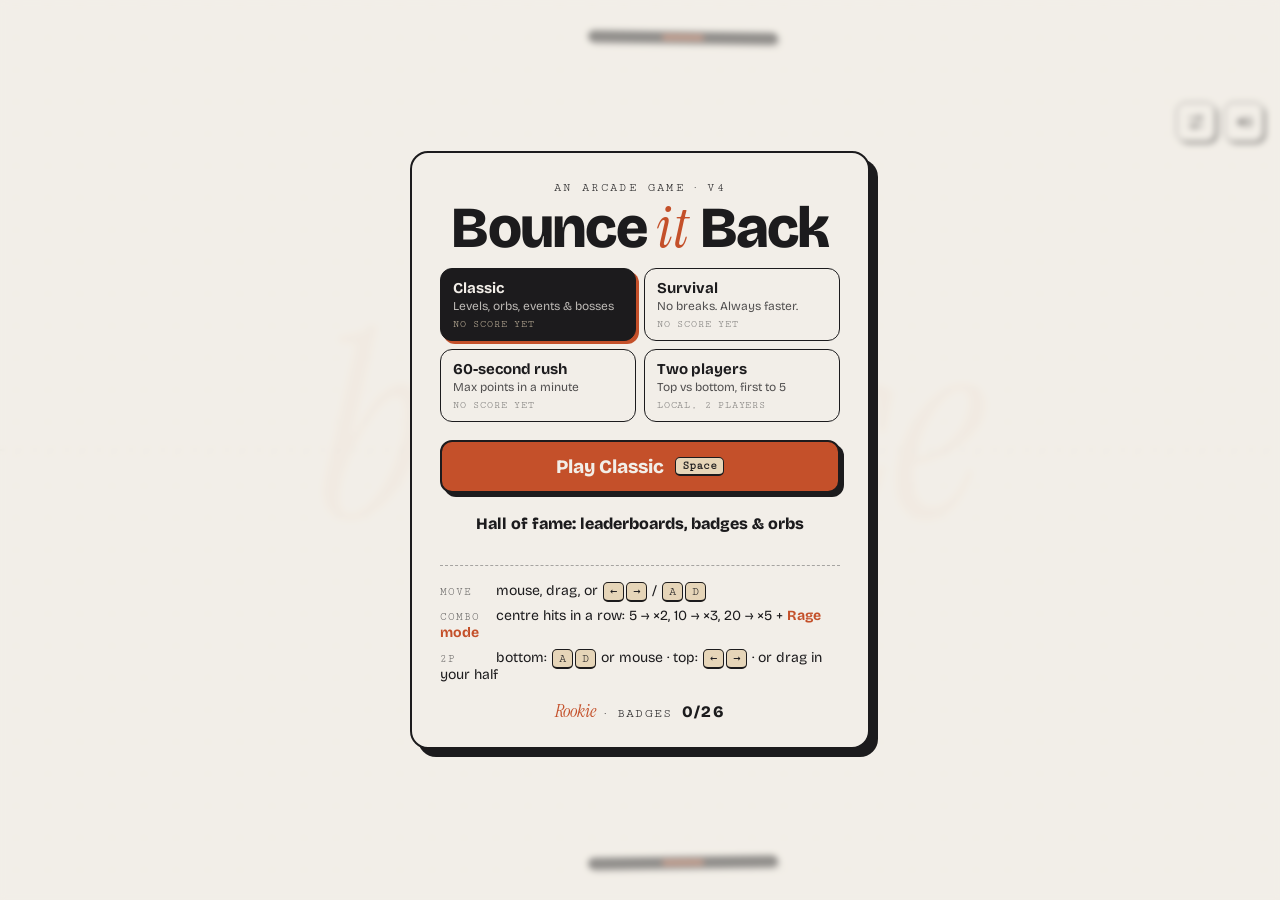
<file: bounce it back/index.html>
<!DOCTYPE html>
<html lang="en">
<head>
  <meta charset="UTF-8">
  <meta name="viewport" content="width=device-width, initial-scale=1.0, viewport-fit=cover">
  <title>Bounce it Back</title>
  <meta name="description" content="Bounce it Back: keep the ball alive between two mirrored paddles. Combos, Rage mode, bosses, four game modes. A canvas arcade game by Riya Ann Varghese.">
  <meta name="theme-color" content="#f2eee8">
  <link rel="icon" href="data:image/svg+xml,%3Csvg xmlns='http://www.w3.org/2000/svg' viewBox='0 0 32 32'%3E%3Crect width='32' height='32' rx='6' fill='%231c1b1d'/%3E%3Crect x='7' y='5' width='18' height='3' rx='1.5' fill='%23f2eee8'/%3E%3Crect x='7' y='24' width='18' height='3' rx='1.5' fill='%23f2eee8'/%3E%3Ccircle cx='16' cy='16' r='4' fill='%23c4502a'/%3E%3C/svg%3E">
  <link rel="preconnect" href="https://fonts.googleapis.com">
  <link rel="preconnect" href="https://fonts.gstatic.com" crossorigin>
  <link href="https://fonts.googleapis.com/css2?family=Bricolage+Grotesque:opsz,wght@12..96,400;12..96,600;12..96,800&family=Cutive+Mono&family=Instrument+Serif:ital@0;1&display=swap" rel="stylesheet">
  <link rel="stylesheet" href="css/style.css">
</head>
<body>
  <canvas id="game" aria-label="Bounce it Back game area"></canvas>

  <!-- Heads-up display -->
  <div class="hud" id="hud" hidden>
    <div class="hud-left">
      <div class="stat" id="s1"><span class="label" id="s1-label">Score</span><span class="value" id="s1-value">0</span></div>
      <div class="stat" id="s2"><span class="label" id="s2-label">Level</span><span class="value" id="s2-value">1</span></div>
      <div class="stat" id="s3"><span class="label" id="s3-label">Speed</span><span class="value" id="s3-value">1.0×</span></div>
      <div class="combo" id="hud-combo" data-tier="0" hidden><b id="hud-mult">×1</b><small id="hud-streak">0 perfect</small><i></i></div>
    </div>
    <div class="hud-right">
      <div class="stat best"><span class="label" id="hud-best-label">Best</span><span class="value" id="hud-best">0</span></div>
      <div class="stat ghost" id="hud-ghost" hidden title="Compared with your best run at this moment"><span class="label">vs PB</span><span class="value" id="hud-ghost-value">+0</span></div>
    </div>
  </div>

  <div class="powers" id="powers" aria-live="polite">
    <div class="chip" data-power="rage" hidden><span>Rage</span><i></i></div>
    <div class="chip" data-power="shield" hidden><span>Shield</span><i></i></div>
    <div class="chip" data-power="wide" hidden><span>Wide</span><i></i></div>
    <div class="chip" data-power="slow" hidden><span>Slow-mo</span><i></i></div>
    <div class="chip" data-power="magnet" hidden><span>Magnet</span><i></i></div>
    <div class="chip" data-power="double" hidden><span>Double</span><i></i></div>
    <div class="chip" data-power="shrink" hidden><span>Shrunk!</span><i></i></div>
  </div>

  <div class="event-banner" id="event-banner" hidden aria-live="polite">
    <small id="event-kicker">Event incoming</small>
    <b id="event-name">Gravity shift</b>
    <span id="event-desc">The ball curves sideways</span>
    <i></i>
  </div>

  <div class="boss-bar" id="boss-bar" hidden>
    <small>Boss</small><b id="boss-name">Big Blob</b><i></i>
  </div>

  <div class="controls">
    <button class="icon-btn" id="btn-pause" type="button" aria-label="Pause (P)" title="Pause (P)" hidden>
      <svg viewBox="0 0 24 24" aria-hidden="true"><rect x="6" y="5" width="4" height="14" rx="1"/><rect x="14" y="5" width="4" height="14" rx="1"/></svg>
    </button>
    <button class="icon-btn" id="btn-settings" type="button" aria-label="Settings" title="Settings">
      <svg viewBox="0 0 24 24" aria-hidden="true"><path d="M4 7h10M18 7h2M4 17h4M12 17h8" fill="none" stroke="currentColor" stroke-width="2" stroke-linecap="round"/><circle cx="16" cy="7" r="2.5" fill="none" stroke="currentColor" stroke-width="2"/><circle cx="10" cy="17" r="2.5" fill="none" stroke="currentColor" stroke-width="2"/></svg>
    </button>
    <button class="icon-btn" id="btn-mute" type="button" aria-label="Mute sound (M)" title="Sound (M)" aria-pressed="false">
      <svg class="on" viewBox="0 0 24 24" aria-hidden="true"><path d="M4 9h4l5-4v14l-5-4H4z"/><path class="wave" d="M16 8.5a5 5 0 0 1 0 7M18.5 6a8.5 8.5 0 0 1 0 12" fill="none" stroke-width="2" stroke-linecap="round"/></svg>
      <svg class="off" viewBox="0 0 24 24" aria-hidden="true"><path d="M4 9h4l5-4v14l-5-4H4z"/><path class="wave" d="M16.5 9.5l5 5M21.5 9.5l-5 5" fill="none" stroke-width="2" stroke-linecap="round"/></svg>
    </button>
  </div>

  <div class="banner" id="banner" aria-live="polite"><span class="kicker" id="banner-kicker">Level</span><span class="big" id="banner-num">2</span><span class="sub" id="banner-sub">faster now</span></div>
  <div class="announce" id="announce" aria-live="assertive"></div>
  <div class="toasts" id="toasts" aria-live="polite"></div>

  <!-- Start screen -->
  <section class="screen show" id="screen-menu" aria-labelledby="title">
    <div class="card">
      <p class="eyebrow">An arcade game · v4</p>
      <h1 id="title" class="title"><span>Bounce</span> <em>it</em> <span>Back</span></h1>
      <div class="modes" role="radiogroup" aria-label="Game mode">
        <button class="mode" type="button" role="radio" data-mode="classic" aria-checked="true"><b>Classic</b><small>Levels, orbs, events &amp; bosses</small><span class="mode-best"></span></button>
        <button class="mode" type="button" role="radio" data-mode="survival" aria-checked="false"><b>Survival</b><small>No breaks. Always faster.</small><span class="mode-best"></span></button>
        <button class="mode" type="button" role="radio" data-mode="rush" aria-checked="false"><b>60-second rush</b><small>Max points in a minute</small><span class="mode-best"></span></button>
        <button class="mode" type="button" role="radio" data-mode="duel" aria-checked="false"><b>Two players</b><small>Top vs bottom, first to 5</small><span class="mode-best"></span></button>
      </div>
      <button class="btn primary" id="btn-play" type="button"><span id="btn-play-label">Play Classic</span> <kbd>Space</kbd></button>
      <button class="btn ghost" id="btn-records" type="button">Hall of fame: leaderboards, badges &amp; orbs</button>
      <ul class="howto">
        <li><b>Move</b> mouse, drag, or <kbd>←</kbd><kbd>→</kbd> / <kbd>A</kbd><kbd>D</kbd></li>
        <li><b>Combo</b> centre hits in a row: 5 → ×2, 10 → ×3, 20 → ×5 + <strong>Rage mode</strong></li>
        <li><b>2P</b> bottom: <kbd>A</kbd><kbd>D</kbd> or mouse · top: <kbd>←</kbd><kbd>→</kbd> · or drag in your half</li>
      </ul>
      <p class="best-line"><span id="menu-title">Rookie</span> · Badges <span id="menu-badges">0/26</span></p>
    </div>
  </section>

  <!-- Pause screen -->
  <section class="screen" id="screen-pause" aria-labelledby="pause-title">
    <div class="card small">
      <p class="eyebrow" id="pause-mode">Classic</p>
      <h2 id="pause-title" class="title"><em>Paused</em></h2>
      <dl class="stats pause-stats" id="pause-stats"></dl>
      <button class="btn primary" id="btn-resume" type="button">Resume <kbd>P</kbd></button>
      <button class="btn ghost" id="btn-quit" type="button">Quit to menu</button>
    </div>
  </section>

  <!-- Game over screen -->
  <section class="screen" id="screen-over" aria-labelledby="over-title">
    <div class="card">
      <p class="eyebrow" id="over-eyebrow">Game over</p>
      <h2 id="over-title" class="title"><em>Missed it.</em></h2>
      <div class="final">
        <span class="final-score" id="over-score">0</span>
        <span class="final-unit" id="over-unit">points</span>
        <span class="new-best" id="over-newbest" hidden>New best!</span>
      </div>
      <dl class="stats" id="over-stats"></dl>
      <form class="name-form" id="name-form" hidden>
        <label for="name-input">You placed <b id="over-rank">#1</b>! Sign the leaderboard</label>
        <div class="row">
          <input id="name-input" name="name" maxlength="12" autocomplete="nickname" spellcheck="false" placeholder="Your name" enterkeyhint="done">
          <button class="btn small" type="submit">Save</button>
        </div>
      </form>
      <p class="rank-line" id="rank-line" hidden></p>
      <button class="btn primary" id="btn-again" type="button">Play again <kbd>Space</kbd></button>
      <button class="btn share" id="btn-share" type="button"><svg viewBox="0 0 24 24" aria-hidden="true"><path d="M12 3v12M7 8l5-5 5 5M5 14v5h14v-5" fill="none" stroke="currentColor" stroke-width="2" stroke-linecap="round" stroke-linejoin="round"/></svg><span>Share score card</span></button>
      <div class="btn-row">
        <button class="btn ghost" id="btn-over-records" type="button">Hall of fame</button>
        <button class="btn ghost" id="btn-menu" type="button">Menu</button>
      </div>
    </div>
  </section>

  <!-- Records: leaderboards, badges, orb guide -->
  <section class="screen" id="screen-records" aria-labelledby="records-title">
    <div class="card wide">
      <h2 id="records-title" class="title"><em>Hall of fame</em></h2>
      <div class="tabs" role="tablist" aria-label="Records">
        <button role="tab" type="button" id="tab-board" data-tab="board" aria-controls="panel-board" aria-selected="true">Top 10</button>
        <button role="tab" type="button" id="tab-badges" data-tab="badges" aria-controls="panel-badges" aria-selected="false" tabindex="-1">Badges <span id="badge-count">0/26</span></button>
        <button role="tab" type="button" id="tab-orbs" data-tab="orbs" aria-controls="panel-orbs" aria-selected="false" tabindex="-1">Orbs</button>
      </div>
      <div class="panel" id="panel-board" role="tabpanel" aria-labelledby="tab-board">
        <div class="seg" role="group" aria-label="Leaderboard mode">
          <button class="board-mode" type="button" data-mode="classic" aria-pressed="true">Classic</button>
          <button class="board-mode" type="button" data-mode="survival" aria-pressed="false">Survival</button>
          <button class="board-mode" type="button" data-mode="rush" aria-pressed="false">Rush</button>
        </div>
        <ol class="board" id="board-list"></ol>
        <p class="empty" id="board-empty">No scores yet. Go set one!</p>
        <p class="note">Scores are saved in this browser.</p>
      </div>
      <div class="panel" id="panel-badges" role="tabpanel" aria-labelledby="tab-badges" hidden>
        <p class="title-line" id="title-line">Your title: Rookie</p>
        <div class="badges" id="badge-grid"></div>
      </div>
      <div class="panel" id="panel-orbs" role="tabpanel" aria-labelledby="tab-orbs" hidden>
        <div class="orbs" id="orb-grid"></div>
        <p class="note">Classic also has bumpers from level 3, random events from level 2 and a boss every 5 levels.</p>
      </div>
      <button class="btn primary" id="btn-records-back" type="button">Back</button>
    </div>
  </section>

  <!-- Settings -->
  <section class="screen" id="screen-settings" aria-labelledby="settings-title">
    <div class="card small">
      <h2 id="settings-title" class="title"><em>Settings</em></h2>
      <div class="setting">
        <span class="setting-label" id="pack-label">Sound pack</span>
        <div class="seg" role="radiogroup" aria-labelledby="pack-label">
          <button class="pack" type="button" role="radio" data-pack="classic" aria-checked="true">Classic</button>
          <button class="pack" type="button" role="radio" data-pack="chiptune" aria-checked="false">Chiptune</button>
          <button class="pack" type="button" role="radio" data-pack="soft" aria-checked="false">Soft</button>
        </div>
      </div>
      <div class="setting row">
        <span class="setting-label" id="music-label">Background music</span>
        <button class="switch" id="music-toggle" type="button" role="switch" aria-checked="true" aria-labelledby="music-label"><i></i></button>
      </div>
      <p class="note">Press <kbd>M</kbd> any time to mute everything.</p>
      <button class="btn primary" id="btn-settings-back" type="button">Done</button>
    </div>
  </section>

  <script defer src="js/game.js"></script>
</body>
</html>
</file>
<file: bounce it back/css/style.css>
:root {
  --ink: #1c1b1d;
  --paper: #f2eee8;
  --rust: #c4502a;
  --rose: #d9b8b0;
  --sand: #e6d5b8;
  --sage: #a9b8a0;
  --slate: #3d4f6b;
  --mist: #b9c6d6;
  --ochre: #c9a46b;
  --ember: #e0892f;
  --gold: #d9a441;
  --sans: "Bricolage Grotesque", system-ui, -apple-system, "Segoe UI", sans-serif;
  --serif: "Instrument Serif", Georgia, "Times New Roman", serif;
  --mono: "Cutive Mono", ui-monospace, Menlo, Consolas, monospace;
  --top-safe: max(12px, env(safe-area-inset-top));
}

* { box-sizing: border-box; }

html, body {
  margin: 0;
  height: 100%;
  overflow: hidden;
  background: var(--paper);
  color: var(--ink);
  font-family: var(--sans);
  -webkit-font-smoothing: antialiased;
  -webkit-tap-highlight-color: transparent;
  overscroll-behavior: none;
}

body { touch-action: none; user-select: none; -webkit-user-select: none; }

canvas#game {
  position: fixed;
  inset: 0;
  display: block;
  cursor: none;
}
body.ui-open canvas#game { cursor: default; }

[hidden] { display: none !important; }

/* ---------- HUD ---------- */
.hud {
  position: fixed;
  top: var(--hud-top, 56px);
  left: 16px;
  right: 16px;
  display: flex;
  justify-content: space-between;
  align-items: flex-start;
  pointer-events: none;
  z-index: 2;
}
.hud-left, .hud-right { display: flex; gap: 18px; align-items: flex-start; }
.stat { display: flex; flex-direction: column; line-height: 1; }
.stat .label {
  font-family: var(--mono);
  font-size: 11px;
  letter-spacing: .14em;
  text-transform: uppercase;
  opacity: .6;
}
.stat .value {
  font-weight: 800;
  font-size: 26px;
  font-variant-numeric: tabular-nums;
  margin-top: 4px;
  display: inline-block;
  transform-origin: left center;
}
.stat.best { text-align: right; }
.stat.best .value { transform-origin: right center; }
.bump { animation: bump .35s cubic-bezier(.2,1.6,.4,1); }
@keyframes bump { 0% { transform: scale(1.45); color: var(--rust); } 100% { transform: scale(1); } }

.combo {
  align-self: center;
  font-weight: 800;
  font-size: 20px;
  padding: 4px 10px;
  border-radius: 999px;
  background: var(--rust);
  color: var(--paper);
  box-shadow: 2px 2px 0 var(--ink);
  transform-origin: left center;
}
.combo.bump { animation: comboPop .4s cubic-bezier(.2,1.8,.4,1); }
@keyframes comboPop { 0% { transform: scale(1.7) rotate(-8deg); } 100% { transform: scale(1) rotate(0); } }

/* ---------- Power-up chips ---------- */
.powers {
  position: fixed;
  left: 16px;
  top: calc(var(--hud-top, 56px) + 64px);
  display: flex;
  flex-direction: column;
  gap: 8px;
  pointer-events: none;
  z-index: 2;
}
.chip {
  position: relative;
  overflow: hidden;
  font-family: var(--mono);
  font-size: 12px;
  letter-spacing: .08em;
  text-transform: uppercase;
  padding: 5px 10px 7px;
  border: 1.5px solid var(--ink);
  border-radius: 6px;
  background: var(--paper);
  animation: chipIn .35s cubic-bezier(.2,1.5,.4,1);
}
.chip[data-power="wide"] { background: var(--sage); }
.chip[data-power="slow"] { background: var(--slate); color: var(--paper); border-color: var(--slate); }
.chip[data-power="shield"] { background: var(--mist); }
.chip[data-power="magnet"] { background: var(--ochre); }
.chip[data-power="double"] { background: var(--rust); color: var(--paper); }
.chip[data-power="shrink"] { background: var(--ink); color: var(--paper); border-color: var(--rust); }
.chip i {
  position: absolute; left: 0; bottom: 0; height: 3px;
  width: calc(var(--p, 1) * 100%);
  background: currentColor;
  opacity: .7;
}
@keyframes chipIn { from { transform: translateX(-120%); } to { transform: none; } }

/* ---------- Corner buttons ---------- */
.controls {
  position: fixed;
  top: var(--hud-top, 56px);
  right: 16px;
  display: flex;
  gap: 8px;
  z-index: 5;
  transform: translateY(44px);
}
.icon-btn {
  width: 40px; height: 40px;
  display: grid; place-items: center;
  border: 1.5px solid var(--ink);
  border-radius: 10px;
  background: var(--paper);
  color: var(--ink);
  cursor: pointer;
  box-shadow: 2px 2px 0 var(--ink);
  transition: transform .12s, box-shadow .12s;
  padding: 0;
}
.icon-btn:hover { transform: translate(-1px,-1px); box-shadow: 3px 3px 0 var(--ink); }
.icon-btn:active { transform: translate(2px,2px); box-shadow: 0 0 0 var(--ink); }
.icon-btn:focus-visible, .btn:focus-visible { outline: 3px solid var(--rust); outline-offset: 3px; }
.icon-btn svg { width: 20px; height: 20px; fill: currentColor; }
.icon-btn svg .wave { stroke: currentColor; }
.icon-btn .off { display: none; }
.icon-btn[aria-pressed="true"] .on { display: none; }
.icon-btn[aria-pressed="true"] .off { display: block; }
.icon-btn[aria-pressed="true"] { background: var(--rose); }

/* ---------- Level banner ---------- */
.banner {
  position: fixed;
  left: 50%; top: 50%;
  transform: translate(-50%, -50%);
  display: flex; flex-direction: column; align-items: center;
  pointer-events: none;
  opacity: 0;
  z-index: 3;
  color: var(--ink);
}
.banner .kicker { font-family: var(--mono); letter-spacing: .3em; text-transform: uppercase; font-size: 14px; }
.banner .big { font-family: var(--serif); font-style: italic; font-size: clamp(96px, 22vw, 200px); line-height: .9; color: var(--rust); }
.banner .sub { font-family: var(--mono); font-size: 13px; opacity: .7; }
.banner.show { animation: banner 1.5s cubic-bezier(.2,.9,.3,1) forwards; }
@keyframes banner {
  0% { opacity: 0; transform: translate(-50%, -50%) scale(.6) rotate(-6deg); letter-spacing: .4em; }
  18% { opacity: 1; transform: translate(-50%, -50%) scale(1.05) rotate(0); letter-spacing: 0; }
  70% { opacity: 1; transform: translate(-50%, -50%) scale(1); }
  100% { opacity: 0; transform: translate(-50%, -62%) scale(.96); }
}

/* ---------- Overlay screens ---------- */
.screen {
  position: fixed;
  inset: 0;
  display: grid;
  place-items: center;
  padding: 16px;
  z-index: 10;
  background: color-mix(in srgb, var(--paper) 55%, transparent);
  backdrop-filter: blur(3px);
  -webkit-backdrop-filter: blur(3px);
  opacity: 0;
  visibility: hidden;
  transition: opacity .3s, visibility 0s .3s;
  touch-action: manipulation;
}
.screen.show { opacity: 1; visibility: visible; transition: opacity .3s; }

.card {
  width: min(460px, 100%);
  max-height: calc(100dvh - 32px);
  overflow: auto;
  background: var(--paper);
  border: 2px solid var(--ink);
  border-radius: 18px;
  box-shadow: 8px 8px 0 var(--ink);
  padding: 28px 28px 24px;
  text-align: center;
}
.card.small { width: min(340px, 100%); }
.screen.show .card > * { animation: rise .55s cubic-bezier(.2,1.2,.3,1) both; }
.screen.show .card > *:nth-child(2) { animation-delay: .05s; }
.screen.show .card > *:nth-child(3) { animation-delay: .1s; }
.screen.show .card > *:nth-child(4) { animation-delay: .15s; }
.screen.show .card > *:nth-child(5) { animation-delay: .2s; }
.screen.show .card > *:nth-child(6) { animation-delay: .25s; }
.screen.show .card > *:nth-child(7) { animation-delay: .3s; }
.screen.show .card > *:nth-child(n+8) { animation-delay: .35s; }
@keyframes rise { from { opacity: 0; transform: translateY(14px); } to { opacity: 1; transform: none; } }

.eyebrow {
  margin: 0 0 6px;
  font-family: var(--mono);
  font-size: 12px;
  letter-spacing: .2em;
  text-transform: uppercase;
  opacity: .65;
}
.title {
  margin: 0 0 12px;
  font-weight: 800;
  font-size: clamp(40px, 11vw, 58px);
  line-height: .95;
  letter-spacing: -.03em;
}
.title em {
  font-family: var(--serif);
  font-style: italic;
  font-weight: 400;
  color: var(--rust);
  letter-spacing: 0;
}
.lede { margin: 0 auto 20px; max-width: 34ch; font-size: 16px; line-height: 1.45; opacity: .85; }

.btn {
  display: inline-flex; align-items: center; justify-content: center; gap: 10px;
  width: 100%;
  font: 800 19px/1 var(--sans);
  padding: 15px 20px;
  border-radius: 12px;
  border: 2px solid var(--ink);
  cursor: pointer;
  transition: transform .12s, box-shadow .12s, background .2s;
  margin-top: 10px;
}
.btn.primary { background: var(--rust); color: var(--paper); box-shadow: 4px 4px 0 var(--ink); }
.btn.primary:hover { transform: translate(-2px,-2px); box-shadow: 6px 6px 0 var(--ink); }
.btn.primary:active { transform: translate(3px,3px); box-shadow: 0 0 0 var(--ink); }
.btn.ghost { background: transparent; color: var(--ink); font-size: 16px; padding: 11px 20px; border-color: transparent; }
.btn.ghost:hover { border-color: var(--ink); }
.btn kbd { color: var(--ink); }

kbd {
  font-family: var(--mono);
  font-size: 12px;
  padding: 2px 6px;
  border: 1px solid var(--ink);
  border-bottom-width: 2px;
  border-radius: 5px;
  background: var(--sand);
  margin: 0 1px;
}

.howto {
  list-style: none;
  padding: 0;
  margin: 20px 0 0;
  text-align: left;
  font-size: 14px;
  display: grid;
  gap: 8px;
  border-top: 1px dashed color-mix(in srgb, var(--ink) 35%, transparent);
  padding-top: 16px;
}
.howto b { font-family: var(--mono); font-weight: 400; text-transform: uppercase; letter-spacing: .1em; font-size: 11px; display: inline-block; width: 52px; opacity: .65; }
.dot { display: inline-block; width: 11px; height: 11px; border-radius: 50%; border: 1.5px solid var(--ink); vertical-align: -1px; margin: 0 3px 0 6px; }
.dot.star { background: var(--sand); }
.dot.wide { background: var(--sage); }
.dot.multi { background: var(--rose); }
.dot.slow { background: var(--slate); }
.dot.shrink { background: var(--ink); border-color: var(--rust); }
.howto b.inline { width: auto; margin-left: 4px; }

.best-line { margin: 16px 0 0; font-family: var(--mono); font-size: 13px; letter-spacing: .1em; text-transform: uppercase; opacity: .7; }
.best-line span { font-family: var(--sans); font-weight: 800; font-size: 16px; }

.final { position: relative; margin: 4px 0 10px; }
.final-score { font-weight: 800; font-size: clamp(72px, 22vw, 110px); line-height: 1; letter-spacing: -.04em; font-variant-numeric: tabular-nums; }
.new-best {
  position: absolute;
  top: 6px; right: 6%;
  font-family: var(--mono);
  font-size: 12px;
  text-transform: uppercase;
  letter-spacing: .1em;
  padding: 4px 8px;
  border-radius: 999px;
  background: var(--sand);
  border: 1.5px solid var(--ink);
  transform: rotate(8deg);
  animation: stamp .6s .35s cubic-bezier(.2,1.8,.4,1) both;
}
@keyframes stamp { from { opacity: 0; transform: rotate(-20deg) scale(2.2); } to { opacity: 1; transform: rotate(8deg) scale(1); } }

.stats {
  display: grid;
  grid-template-columns: repeat(4, 1fr);
  gap: 6px;
  margin: 0 0 14px;
  padding: 12px 0;
  border-top: 1px dashed color-mix(in srgb, var(--ink) 35%, transparent);
  border-bottom: 1px dashed color-mix(in srgb, var(--ink) 35%, transparent);
}
.stats div { display: flex; flex-direction: column; gap: 4px; }
.stats dt { font-family: var(--mono); font-size: 10px; letter-spacing: .12em; text-transform: uppercase; opacity: .6; }
.stats dd { margin: 0; font-weight: 800; font-size: 20px; }

@media (max-width: 420px) {
  .card { padding: 22px 18px 18px; box-shadow: 5px 5px 0 var(--ink); }
  .stat .value { font-size: 22px; }
  .hud-left { gap: 14px; }
  .stats dd { font-size: 17px; }
  .howto { font-size: 13px; }
}

@media (prefers-reduced-motion: reduce) {
  .bump, .combo.bump, .chip, .new-best { animation: none !important; }
  .screen.show .card > * { animation: none; }
  .banner.show { animation: bannerCalm 1.5s linear forwards; }
  @keyframes bannerCalm { 0%, 100% { opacity: 0; } 15%, 75% { opacity: 1; } }
}

/* ---------- v3: wider card, game-over extras, records, toasts ---------- */
.card.wide { width: min(520px, 100%); }
.btn.small { width: auto; margin: 0; padding: 11px 16px; font-size: 16px; background: var(--ink); color: var(--paper); box-shadow: 3px 3px 0 var(--rust); }
.btn.small:hover { transform: translate(-1px,-1px); }
.btn-row { display: flex; gap: 8px; }
.btn-row .btn { flex: 1; }

.name-form {
  margin: 0 0 6px;
  padding: 12px;
  border-radius: 12px;
  background: var(--sand);
  border: 1.5px solid var(--ink);
  text-align: left;
}
.name-form label { display: block; font-size: 14px; margin-bottom: 8px; }
.name-form label b { color: var(--rust); }
.name-form .row { display: flex; gap: 8px; }
.name-form input {
  flex: 1;
  min-width: 0;
  font: 600 17px var(--sans);
  padding: 10px 12px;
  border: 1.5px solid var(--ink);
  border-radius: 10px;
  background: var(--paper);
  color: var(--ink);
  user-select: text;
  -webkit-user-select: text;
}
.name-form input:focus-visible { outline: 3px solid var(--rust); outline-offset: 1px; }
.rank-line { margin: 0 0 4px; font-family: var(--mono); font-size: 13px; opacity: .8; }

.tabs { display: flex; gap: 6px; margin: 4px 0 14px; padding: 4px; border: 1.5px solid var(--ink); border-radius: 12px; }
.tabs [role="tab"] {
  flex: 1;
  font: 600 14px var(--sans);
  padding: 9px 6px;
  border: 0;
  border-radius: 8px;
  background: transparent;
  color: var(--ink);
  cursor: pointer;
}
.tabs [role="tab"][aria-selected="true"] { background: var(--ink); color: var(--paper); }
.tabs [role="tab"]:focus-visible { outline: 3px solid var(--rust); outline-offset: 2px; }
.tabs span { font-family: var(--mono); font-size: 11px; opacity: .75; }
.panel { min-height: 220px; text-align: left; }
.note { font-family: var(--mono); font-size: 11px; opacity: .6; margin: 10px 0 0; text-align: center; }
.empty { text-align: center; padding: 40px 0 10px; font-family: var(--serif); font-style: italic; font-size: 22px; opacity: .7; }

.board { list-style: none; margin: 0; padding: 0; display: grid; gap: 4px; }
.board li {
  display: grid;
  grid-template-columns: 28px 1fr auto 56px;
  align-items: baseline;
  gap: 10px;
  padding: 7px 10px;
  border-radius: 8px;
}
.board li:nth-child(odd) { background: color-mix(in srgb, var(--sand) 55%, transparent); }
.board li:first-child .pts { color: var(--rust); }
.board li.me { outline: 2px solid var(--rust); animation: rise .5s both; }
.board .rank { font-family: var(--mono); font-size: 13px; opacity: .6; }
.board .who { font-weight: 600; overflow: hidden; text-overflow: ellipsis; white-space: nowrap; }
.board .lvl { font-family: var(--mono); font-size: 12px; opacity: .6; }
.board .pts { font-weight: 800; font-size: 18px; text-align: right; font-variant-numeric: tabular-nums; }

.badges { display: grid; grid-template-columns: repeat(auto-fill, minmax(140px, 1fr)); gap: 8px; }
.badge { display: grid; grid-template-columns: 38px 1fr; column-gap: 10px; align-items: center; padding: 8px; border-radius: 10px; border: 1.5px dashed color-mix(in srgb, var(--ink) 35%, transparent); opacity: .55; }
.badge.got { opacity: 1; border-style: solid; border-color: var(--ink); background: var(--paper); box-shadow: 2px 2px 0 var(--ink); }
.badge .medal { grid-row: span 2; }
.badge b { font-size: 13px; line-height: 1.1; }
.badge small { font-size: 11px; line-height: 1.25; opacity: .75; }

.medal {
  width: 38px; height: 38px;
  display: grid; place-items: center;
  border-radius: 50%;
  border: 2px solid var(--ink);
  background: var(--sand);
  font: 800 13px var(--sans);
  color: var(--ink);
}
.badge:not(.got) .medal { background: transparent; }
.badge.got .medal { background: var(--rust); color: var(--paper); }

.orbs { display: grid; gap: 6px; }
.orb-row { display: grid; grid-template-columns: 34px 1fr auto; gap: 12px; align-items: center; padding: 6px 8px; border-radius: 10px; }
.orb-row:nth-child(odd) { background: color-mix(in srgb, var(--sand) 45%, transparent); }
.orb-row div { display: flex; flex-direction: column; }
.orb-row b { font-size: 14px; }
.orb-row small { font-size: 12px; opacity: .75; }
.orb-row.bad b { color: var(--rust); }
.orb-row .lvl { font-family: var(--mono); font-size: 11px; opacity: .6; }

.toasts {
  position: fixed;
  left: 50%;
  bottom: var(--hud-bottom, 60px);
  transform: translateX(-50%);
  z-index: 20;
  pointer-events: none;
}
.toast {
  display: flex;
  align-items: center;
  gap: 10px;
  padding: 8px 16px 8px 8px;
  border-radius: 999px;
  background: var(--ink);
  color: var(--paper);
  box-shadow: 3px 3px 0 var(--rust);
  white-space: nowrap;
  animation: toastIn .5s cubic-bezier(.2,1.6,.4,1) both;
}
.toast .medal { background: var(--rust); color: var(--paper); border-color: var(--paper); width: 34px; height: 34px; }
.toast small { display: block; font-family: var(--mono); font-size: 10px; letter-spacing: .12em; text-transform: uppercase; opacity: .7; }
.toast b { font-size: 16px; }
.toast.out { animation: toastOut .4s ease-in forwards; }
@keyframes toastIn { from { opacity: 0; transform: translateY(30px) scale(.8); } to { opacity: 1; transform: none; } }
@keyframes toastOut { to { opacity: 0; transform: translateY(20px) scale(.9); } }

@media (max-width: 420px) {
  .hud-left .stat:nth-child(3) .value { font-size: 18px; margin-top: 8px; }
  .tabs [role="tab"] { font-size: 13px; }
  .badges { grid-template-columns: 1fr 1fr; }
}
@media (prefers-reduced-motion: reduce) {
  .toast, .toast.out, .board li.me { animation: none; }
}

/* =================================================================== v4 */

/* HUD additions */
.stat.urgent .value { color: var(--rust); }
.stat.ghost .value { font-size: 18px; margin-top: 8px; color: var(--slate); }
.stat.ghost.ahead .value { color: #4f7a45; }
.hud-right { text-align: right; }
.stat.ghost { text-align: right; }

.combo {
  display: grid;
  grid-template-columns: auto auto;
  align-items: baseline;
  column-gap: 6px;
  position: relative;
  overflow: hidden;
  padding: 5px 12px 8px;
  font-size: 20px;
  transition: background .2s, color .2s;
}
.combo b { font-weight: 800; }
.combo small { font-family: var(--mono); font-size: 11px; opacity: .85; white-space: nowrap; }
.combo i { position: absolute; left: 0; bottom: 0; height: 3px; width: calc(var(--p, 0) * 100%); background: currentColor; opacity: .75; transition: width .2s; }
.combo[data-tier="0"] { background: var(--paper); color: var(--ink); border: 1.5px solid var(--ink); }
.combo[data-tier="1"] { background: var(--ember); }
.combo[data-tier="2"] { background: var(--gold); color: var(--ink); }
.combo[data-tier="3"], .combo[data-tier="rage"] { background: var(--rust); }
.combo[data-tier="rage"] { animation: ragePulse .5s ease-in-out infinite alternate; }
@keyframes ragePulse { to { transform: scale(1.08); box-shadow: 2px 2px 0 var(--ink), 0 0 0 6px color-mix(in srgb, var(--rust) 30%, transparent); } }

.chip[data-power="rage"] { background: var(--rust); color: var(--paper); border-color: var(--ink); }

/* Announcer: PERFECT / AMAZING / UNSTOPPABLE / RAGE / milestones */
.announce {
  position: fixed;
  left: 50%; top: 38%;
  transform: translate(-50%, -50%);
  z-index: 4;
  pointer-events: none;
  opacity: 0;
  white-space: nowrap;
  font: 800 clamp(34px, 9vw, 76px)/1 var(--sans);
  letter-spacing: -.02em;
  color: var(--ink);
  -webkit-text-stroke: 0;
  text-shadow: 3px 3px 0 var(--paper), 6px 6px 0 color-mix(in srgb, var(--ink) 25%, transparent);
}
.announce.show { animation: announce 1.1s cubic-bezier(.2,1.4,.3,1) forwards; }
.announce.t0 { font-size: clamp(26px, 6vw, 48px); color: var(--slate); }
.announce.t1 { color: var(--ember); }
.announce.t2 { color: var(--gold); }
.announce.t3, .announce.rage { color: var(--rust); }
.announce.rage { font-size: clamp(44px, 12vw, 104px); }
.announce.rage.show { animation: announceRage 1.4s cubic-bezier(.2,1.4,.3,1) forwards; }
.announce.boss { color: var(--ink); font-family: var(--serif); font-style: italic; font-weight: 400; font-size: clamp(48px, 12vw, 110px); }
.announce.milestone { color: var(--gold); font-size: clamp(56px, 16vw, 140px); }
.announce.event { font-size: clamp(26px, 7vw, 54px); color: var(--slate); }
.announce.last { color: var(--gold); font-family: var(--serif); font-style: italic; font-weight: 400; }
.announce.time { color: var(--rust); font-size: clamp(56px, 15vw, 130px); }
@keyframes announce {
  0% { opacity: 0; transform: translate(-50%, -50%) scale(2.2) rotate(-6deg); }
  14% { opacity: 1; transform: translate(-50%, -50%) scale(.95) rotate(2deg); }
  24% { transform: translate(-50%, -50%) scale(1.05) rotate(0); }
  75% { opacity: 1; transform: translate(-50%, -50%) scale(1); }
  100% { opacity: 0; transform: translate(-50%, -70%) scale(.9); }
}
@keyframes announceRage {
  0% { opacity: 0; transform: translate(-50%, -50%) scale(3); }
  10% { opacity: 1; transform: translate(-50%, -50%) scale(.9); }
  14%, 22%, 30% { transform: translate(-52%, -50%) scale(1.02); }
  18%, 26% { transform: translate(-48%, -50%) scale(1.02); }
  80% { opacity: 1; transform: translate(-50%, -50%) scale(1); }
  100% { opacity: 0; transform: translate(-50%, -50%) scale(1.4); }
}

/* Event banner */
.event-banner {
  position: fixed;
  left: 50%;
  top: calc(var(--hud-top, 56px) + 2px);
  transform: translateX(-50%);
  z-index: 3;
  display: grid;
  justify-items: center;
  gap: 1px;
  min-width: 180px;
  padding: 7px 16px 10px;
  border-radius: 12px;
  background: var(--slate);
  color: var(--paper);
  border: 1.5px solid var(--ink);
  box-shadow: 3px 3px 0 var(--ink);
  pointer-events: none;
  overflow: hidden;
}
.event-banner small { font-family: var(--mono); font-size: 10px; letter-spacing: .16em; text-transform: uppercase; opacity: .75; }
.event-banner b { font-size: 17px; }
.event-banner span { font-size: 12px; opacity: .85; }
.event-banner i { position: absolute; left: 0; bottom: 0; height: 3px; width: calc(var(--p, 0) * 100%); background: var(--sand); }
.event-banner.warn { background: var(--sand); color: var(--ink); animation: warnBlink .35s steps(2) infinite; }
.event-banner.warn i { background: var(--rust); }
.event-banner.pop { animation: dropIn .35s cubic-bezier(.2,1.5,.4,1); }
.event-banner.warn.pop { animation: warnBlink .35s steps(2) infinite; }
@keyframes warnBlink { 50% { background: var(--paper); } }

/* Boss health bar */
.boss-bar {
  position: fixed;
  left: 50%;
  top: calc(var(--hud-top, 56px) + 2px);
  transform: translateX(-50%);
  z-index: 3;
  width: min(320px, 60vw);
  display: grid;
  grid-template-columns: auto 1fr;
  align-items: baseline;
  column-gap: 8px;
  padding: 6px 12px 14px;
  border-radius: 10px;
  background: var(--ink);
  color: var(--paper);
  box-shadow: 3px 3px 0 var(--rust);
  pointer-events: none;
  animation: dropIn .4s cubic-bezier(.2,1.5,.4,1);
}
.boss-bar small { font-family: var(--mono); font-size: 10px; letter-spacing: .16em; text-transform: uppercase; color: var(--rust); }
.boss-bar b { font-family: var(--serif); font-style: italic; font-weight: 400; font-size: 18px; }
.boss-bar i {
  position: absolute; left: 10px; right: 10px; bottom: 5px; height: 5px; border-radius: 3px;
  background: linear-gradient(90deg, var(--rust) calc(var(--p, 1) * 100%), color-mix(in srgb, var(--paper) 20%, transparent) 0);
  transition: background .2s;
}
.boss-bar.hit { animation: bossHit .3s; }
@keyframes bossHit { 30% { scale: 1.06; rotate: -1deg; } }
/* translate/scale are separate from transform, so these never fight the centring transform */
@keyframes dropIn { from { opacity: 0; translate: 0 -16px; scale: .9; } to { opacity: 1; translate: 0 0; scale: 1; } }

/* Menu: mode picker */
.modes { display: grid; grid-template-columns: 1fr 1fr; gap: 8px; margin: 2px 0 8px; }
.mode {
  display: flex; flex-direction: column; align-items: flex-start; gap: 2px;
  text-align: left;
  padding: 10px 12px;
  border: 1.5px solid var(--ink);
  border-radius: 12px;
  background: var(--paper);
  color: var(--ink);
  font: inherit;
  cursor: pointer;
  transition: transform .12s, box-shadow .12s, background .15s;
}
.mode b { font-size: 15px; }
.mode small { font-size: 12px; opacity: .75; line-height: 1.25; }
.mode .mode-best { font-family: var(--mono); font-size: 10px; letter-spacing: .08em; text-transform: uppercase; opacity: .6; margin-top: 3px; }
.mode:hover { transform: translate(-1px,-1px); box-shadow: 3px 3px 0 var(--ink); }
.mode[aria-checked="true"] { background: var(--ink); color: var(--paper); box-shadow: 3px 3px 0 var(--rust); }
.mode[aria-checked="true"] .mode-best { color: var(--sand); opacity: .9; }
.mode:focus-visible { outline: 3px solid var(--rust); outline-offset: 2px; }
.howto strong { color: var(--rust); }
.best-line #menu-title { font-family: var(--serif); font-style: italic; font-size: 18px; text-transform: none; letter-spacing: 0; color: var(--rust); font-weight: 400; }

/* Game over extras */
.final { display: flex; flex-direction: column; align-items: center; }
.final-unit { font-family: var(--mono); font-size: 12px; letter-spacing: .14em; text-transform: uppercase; opacity: .65; margin-top: -4px; }
.btn.share { background: var(--paper); color: var(--ink); font-size: 16px; padding: 12px 20px; box-shadow: 3px 3px 0 var(--ink); }
.btn.share:hover { transform: translate(-1px,-1px); box-shadow: 4px 4px 0 var(--ink); }
.btn.share svg { width: 18px; height: 18px; }

/* Pause statistics */
.pause-stats { grid-template-columns: repeat(3, 1fr); row-gap: 12px; text-align: center; }
.pause-stats dd { font-size: 18px; }

/* Segmented controls (leaderboard mode, sound pack) */
.seg { display: flex; gap: 4px; padding: 3px; border-radius: 10px; background: color-mix(in srgb, var(--sand) 60%, transparent); margin-bottom: 10px; }
.seg button { flex: 1; font: 600 13px var(--sans); padding: 7px 6px; border: 0; border-radius: 7px; background: transparent; color: var(--ink); cursor: pointer; }
.seg button[aria-pressed="true"], .seg button[aria-checked="true"] { background: var(--paper); box-shadow: 0 0 0 1.5px var(--ink); }
.seg button:focus-visible { outline: 3px solid var(--rust); outline-offset: 1px; }

.board .who { display: flex; flex-direction: column; min-width: 0; }
.board .who b { font-weight: 600; overflow: hidden; text-overflow: ellipsis; white-space: nowrap; }
.board .who small { font-family: var(--serif); font-style: italic; font-size: 13px; color: var(--rust); line-height: 1; }
.title-line { margin: 0 0 10px; text-align: center; font-family: var(--serif); font-style: italic; font-size: 18px; color: var(--rust); }
#panel-badges .badges { max-height: min(52vh, 460px); overflow: auto; padding: 2px 4px 6px 2px; }

/* Settings */
.setting { text-align: left; margin: 10px 0 14px; }
.setting.row { display: flex; align-items: center; justify-content: space-between; }
.setting-label { display: block; font-family: var(--mono); font-size: 12px; letter-spacing: .12em; text-transform: uppercase; margin-bottom: 8px; opacity: .75; }
.setting.row .setting-label { margin: 0; }
.switch {
  width: 52px; height: 30px; padding: 0;
  border-radius: 999px;
  border: 1.5px solid var(--ink);
  background: var(--sand);
  position: relative;
  cursor: pointer;
}
.switch i { position: absolute; top: 3px; left: 3px; width: 21px; height: 21px; border-radius: 50%; background: var(--ink); transition: transform .2s cubic-bezier(.2,1.4,.4,1); }
.switch[aria-checked="true"] { background: var(--rust); }
.switch[aria-checked="true"] i { transform: translateX(22px); background: var(--paper); }
.switch:focus-visible { outline: 3px solid var(--rust); outline-offset: 2px; }

.controls { transform: translateY(var(--controls-drop, 44px)); }

@media (max-width: 420px) {
  .modes { gap: 6px; }
  .mode { padding: 8px 10px; }
  .mode small { font-size: 11px; }
  .hud-left { gap: 12px; }
  .combo { font-size: 17px; padding: 4px 9px 7px; }
  .combo small { display: none; }
  .stat.ghost .value { font-size: 15px; }
  .pause-stats dd { font-size: 16px; }
}
@media (max-width: 1000px) {
  /* below the pause / settings / mute buttons */
  .event-banner, .boss-bar { left: auto; right: 16px; transform: none; top: calc(var(--hud-top, 56px) + 94px); }
  .event-banner { min-width: 0; width: calc(100vw - 132px); max-width: 300px; }
  .boss-bar { width: min(280px, calc(100vw - 132px)); }
}
@media (prefers-reduced-motion: reduce) {
  .announce.show, .announce.rage.show { animation: bannerCalm 1.2s linear forwards; }
  .combo[data-tier="rage"], .event-banner.warn, .boss-bar, .boss-bar.hit { animation: none; }
}
</file>
